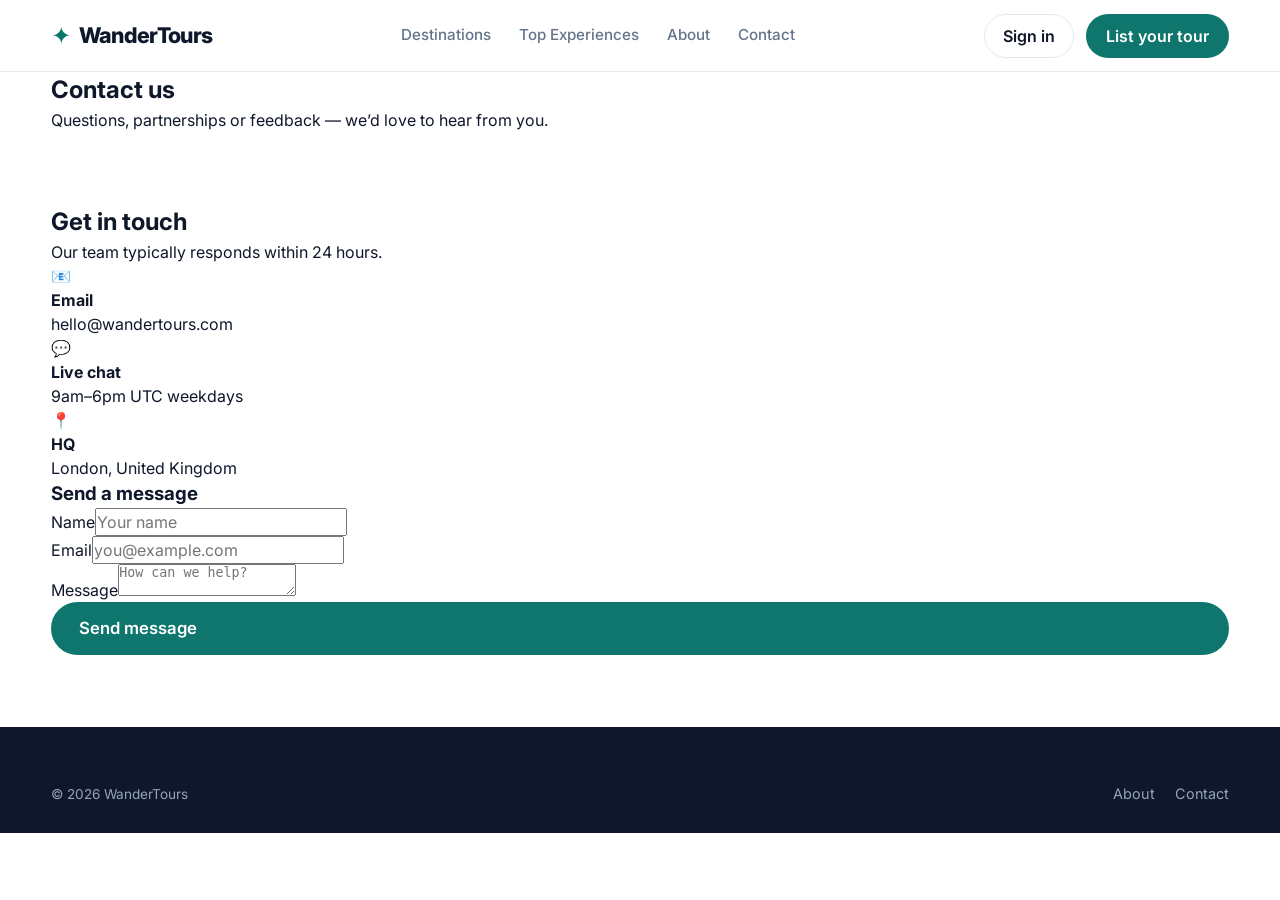
<file: contact.html>
<!DOCTYPE html>
<html lang="en">
<head>
  <meta charset="UTF-8" />
  <meta name="viewport" content="width=device-width, initial-scale=1.0" />
  <title>Contact Us – WanderTours</title>
  <link href="https://fonts.googleapis.com/css2?family=Inter:wght@400;500;600;700;800&display=swap" rel="stylesheet" />
  <link rel="stylesheet" href="css/styles.css" />
</head>
<body>
  <header class="header">
    <div class="container header-inner">
      <a href="index.html" class="logo"><span class="logo-icon">✦</span><span class="logo-text">WanderTours</span></a>
      <nav class="nav" id="nav">
        <a href="index.html#destinations">Destinations</a>
        <a href="index.html#featured">Top Experiences</a>
        <a href="about.html">About</a>
        <a href="contact.html">Contact</a>
      </nav>
      <div class="header-actions">
        <a href="#" class="btn-outline">Sign in</a>
        <a href="#" class="btn-primary">List your tour</a>
        <button class="mobile-menu-btn" id="mobile-menu-btn"><span></span><span></span><span></span></button>
      </div>
    </div>
  </header>
  <section class="page-hero">
    <div class="container">
      <h1>Contact us</h1>
      <p>Questions, partnerships or feedback — we’d love to hear from you.</p>
    </div>
  </section>
  <section class="section">
    <div class="container">
      <div class="contact-grid">
        <div class="contact-info">
          <h2>Get in touch</h2>
          <p>Our team typically responds within 24 hours.</p>
          <div class="contact-item"><div class="icon">📧</div><div><h4>Email</h4><p>hello@wandertours.com</p></div></div>
          <div class="contact-item"><div class="icon">💬</div><div><h4>Live chat</h4><p>9am–6pm UTC weekdays</p></div></div>
          <div class="contact-item"><div class="icon">📍</div><div><h4>HQ</h4><p>London, United Kingdom</p></div></div>
        </div>
        <div class="contact-form">
          <h3>Send a message</h3>
          <form id="contact-form">
            <div class="form-group"><label>Name</label><input type="text" required placeholder="Your name" /></div>
            <div class="form-group"><label>Email</label><input type="email" required placeholder="you@example.com" /></div>
            <div class="form-group"><label>Message</label><textarea required placeholder="How can we help?"></textarea></div>
            <button type="submit" class="btn-primary btn-lg" style="width:100%">Send message</button>
          </form>
        </div>
      </div>
    </div>
  </section>
  <footer class="footer">
    <div class="container">
      <div class="footer-bottom" style="border:none;padding-top:0">
        <p>© 2026 WanderTours</p>
        <div class="footer-links"><a href="about.html">About</a><a href="contact.html">Contact</a></div>
      </div>
    </div>
  </footer>
  <script>
    document.getElementById('mobile-menu-btn')?.addEventListener('click', () => {
      const nav = document.getElementById('nav');
      nav.style.display = nav.style.display === 'flex' ? 'none' : 'flex';
      nav.style.flexDirection = 'column'; nav.style.position = 'absolute'; nav.style.top = '76px';
      nav.style.left = '0'; nav.style.right = '0'; nav.style.background = 'white'; nav.style.padding = '20px'; nav.style.zIndex = '99';
    });
    document.getElementById('contact-form')?.addEventListener('submit', e => {
      e.preventDefault();
      alert('Thank you! We’ll reply within 24 hours.');
      e.target.reset();
    });
  </script>
</body>
</html>
</file>
<file: css/styles.css>
/* ========== RESET & BASE ========== */
*, *::before, *::after { box-sizing: border-box; margin: 0; padding: 0; }
:root {
  --primary: #0f766e;
  --primary-dark: #0d9488;
  --primary-light: #ccfbf1;
  --accent: #f97316;
  --text: #0f172a;
  --text-muted: #64748b;
  --bg: #ffffff;
  --bg-alt: #f8fafc;
  --border: #e2e8f0;
  --radius: 12px;
  --shadow: 0 4px 20px rgba(15, 23, 42, 0.08);
  --shadow-lg: 0 12px 40px rgba(15, 23, 42, 0.12);
  --header-h: 72px;
}
html { scroll-behavior: smooth; }
body {
  font-family: 'Inter', system-ui, -apple-system, sans-serif;
  color: var(--text);
  background: var(--bg);
  line-height: 1.5;
  -webkit-font-smoothing: antialiased;
}
img { max-width: 100%; display: block; }
a { color: inherit; text-decoration: none; }
button, input, select { font: inherit; }
.container { width: min(1200px, 92%); margin-inline: auto; }

/* ========== BUTTONS ========== */
.btn-primary {
  display: inline-flex; align-items: center; gap: 8px;
  background: var(--primary); color: white;
  padding: 10px 20px; border-radius: 999px;
  font-weight: 600; border: none; cursor: pointer;
  transition: background 0.2s, transform 0.15s;
}
.btn-primary:hover { background: var(--primary-dark); }
.btn-outline {
  display: inline-flex; align-items: center; gap: 8px;
  background: transparent; color: var(--text);
  padding: 9px 18px; border-radius: 999px;
  font-weight: 600; border: 1.5px solid var(--border);
  cursor: pointer; transition: all 0.2s;
}
.btn-outline:hover { border-color: var(--primary); color: var(--primary); }
.btn-ghost {
  background: none; border: none; cursor: pointer;
  color: var(--text); padding: 8px; border-radius: 8px;
}
.btn-ghost:hover { background: var(--bg-alt); }
.btn-lg { padding: 14px 28px; font-size: 1.05rem; }
.btn-search {
  display: flex; align-items: center; justify-content: center; gap: 8px;
  background: var(--primary); color: white;
  padding: 14px 28px; border: none; border-radius: 999px;
  font-weight: 700; cursor: pointer; white-space: nowrap;
  transition: background 0.2s;
}
.btn-search:hover { background: var(--primary-dark); }

/* ========== HEADER ========== */
.header {
  position: sticky; top: 0; z-index: 100;
  background: rgba(255,255,255,0.92);
  backdrop-filter: blur(12px);
  border-bottom: 1px solid var(--border);
  height: var(--header-h);
}
.header-inner {
  display: flex; align-items: center; justify-content: space-between;
  height: 100%;
}
.logo {
  display: flex; align-items: center; gap: 8px;
  font-weight: 800; font-size: 1.35rem; letter-spacing: -0.03em;
}
.logo-icon { color: var(--primary); font-size: 1.5rem; }
.nav { display: flex; gap: 28px; }
.nav a {
  font-weight: 500; font-size: 0.95rem; color: var(--text-muted);
  transition: color 0.2s;
}
.nav a:hover { color: var(--primary); }
.header-actions { display: flex; align-items: center; gap: 12px; }
.mobile-menu-btn {
  display: none; flex-direction: column; gap: 5px;
  background: none; border: none; cursor: pointer; padding: 6px;
}
.mobile-menu-btn span {
  display: block; width: 22px; height: 2px; background: var(--text);
  border-radius: 2px;
}

/* ========== HERO ========== */
.hero {
  position: relative;
  min-height: 580px;
  display: flex; align-items: center;
  padding: 60px 0 80px;
  overflow: hidden;
}
.hero-bg {
  position: absolute; inset: 0;
  background:
    linear-gradient(135deg, rgba(15, 118, 110, 0.85) 0%, rgba(13, 148, 136, 0.7) 50%, rgba(15, 23, 42, 0.6) 100%),
    url('https://images.unsplash.com/photo-1488646953015-11bdad4d6754?auto=format&fit=crop&w=1600&q=80') center/cover;
  z-index: 0;
}
.hero-content {
  position: relative; z-index: 1;
  color: white; max-width: 720px;
}
.hero h1 {
  font-size: clamp(2.2rem, 5vw, 3.4rem);
  font-weight: 800; line-height: 1.15;
  letter-spacing: -0.03em; margin-bottom: 16px;
}
.hero-subtitle {
  font-size: 1.15rem; opacity: 0.92; margin-bottom: 32px;
  max-width: 520px;
}
.search-card {
  display: flex; flex-wrap: wrap; gap: 12px;
  background: white; border-radius: 16px;
  padding: 12px; box-shadow: var(--shadow-lg);
  margin-bottom: 36px;
}
.search-field {
  flex: 1 1 160px; position: relative;
  padding: 8px 14px;
}
.search-field label {
  display: block; font-size: 0.7rem; font-weight: 600;
  text-transform: uppercase; letter-spacing: 0.04em;
  color: var(--text-muted); margin-bottom: 2px;
}
.search-field input,
.search-field select {
  width: 100%; border: none; outline: none;
  font-size: 0.95rem; color: var(--text);
  background: transparent;
}
.suggestions {
  position: absolute; top: 100%; left: 0; right: 0;
  background: white; border-radius: 10px;
  box-shadow: var(--shadow-lg); z-index: 20;
  display: none; max-height: 240px; overflow-y: auto;
}
.suggestions.show { display: block; }
.suggestion-item {
  padding: 10px 14px; cursor: pointer; font-size: 0.9rem;
  color: var(--text);
}
.suggestion-item:hover { background: var(--primary-light); color: var(--primary); }
.hero-stats {
  display: flex; gap: 32px; flex-wrap: wrap;
  font-size: 0.95rem; opacity: 0.95;
}
.hero-stats strong { font-weight: 700; margin-right: 4px; }

/* ========== SECTIONS ========== */
.section { padding: 72px 0; }
.section-alt { background: var(--bg-alt); }
.section-header {
  display: flex; align-items: flex-end; justify-content: space-between;
  margin-bottom: 36px; gap: 16px; flex-wrap: wrap;
}
.section-header.center { flex-direction: column; align-items: center; text-align: center; }
.section-header h2 {
  font-size: clamp(1.6rem, 3vw, 2rem);
  font-weight: 800; letter-spacing: -0.02em;
}
.section-sub { color: var(--text-muted); max-width: 480px; margin-top: 8px; }
.see-all { font-weight: 600; color: var(--primary); font-size: 0.95rem; }
.see-all:hover { text-decoration: underline; }

/* ========== DESTINATIONS ========== */
.destinations-grid {
  display: grid;
  grid-template-columns: repeat(auto-fill, minmax(200px, 1fr));
  gap: 20px;
}
.dest-card {
  position: relative; border-radius: var(--radius);
  overflow: hidden; aspect-ratio: 3/4;
  cursor: pointer; transition: transform 0.25s, box-shadow 0.25s;
}
.dest-card:hover { transform: translateY(-4px); box-shadow: var(--shadow-lg); }
.dest-card img { width: 100%; height: 100%; object-fit: cover; }
.dest-card .overlay {
  position: absolute; inset: 0;
  background: linear-gradient(to top, rgba(0,0,0,0.7) 0%, transparent 55%);
  display: flex; flex-direction: column; justify-content: flex-end;
  padding: 18px;
  color: white;
}
.dest-card h3 { font-size: 1.15rem; font-weight: 700; }
.dest-card span { font-size: 0.85rem; opacity: 0.9; }

/* ========== CATEGORIES ========== */
.categories-scroll {
  display: flex; gap: 14px; overflow-x: auto;
  padding-bottom: 8px; scrollbar-width: thin;
}
.cat-chip {
  flex-shrink: 0;
  display: flex; flex-direction: column; align-items: center; gap: 10px;
  padding: 18px 22px; background: white;
  border: 1.5px solid var(--border); border-radius: 14px;
  cursor: pointer; transition: all 0.2s;
  min-width: 110px;
}
.cat-chip:hover, .cat-chip.active {
  border-color: var(--primary); background: var(--primary-light);
  color: var(--primary);
}
.cat-chip .icon { font-size: 1.6rem; }
.cat-chip span { font-weight: 600; font-size: 0.9rem; }

/* ========== TOURS GRID ========== */
.filters { display: flex; gap: 8px; flex-wrap: wrap; }
.filter-chip {
  padding: 7px 16px; border-radius: 999px;
  border: 1.5px solid var(--border); background: white;
  font-weight: 500; font-size: 0.875rem; cursor: pointer;
  transition: all 0.2s;
}
.filter-chip:hover, .filter-chip.active {
  background: var(--primary); color: white; border-color: var(--primary);
}
.tours-grid {
  display: grid;
  grid-template-columns: repeat(auto-fill, minmax(280px, 1fr));
  gap: 24px;
}
.tour-card {
  background: white; border-radius: var(--radius);
  overflow: hidden; border: 1px solid var(--border);
  transition: transform 0.25s, box-shadow 0.25s;
  cursor: pointer;
}
.tour-card:hover { transform: translateY(-5px); box-shadow: var(--shadow-lg); }
.tour-card .img-wrap {
  position: relative; aspect-ratio: 16/10; overflow: hidden;
}
.tour-card img { width: 100%; height: 100%; object-fit: cover; transition: transform 0.4s; }
.tour-card:hover img { transform: scale(1.05); }
.tour-card .badge {
  position: absolute; top: 12px; left: 12px;
  background: white; color: var(--text);
  font-size: 0.7rem; font-weight: 700;
  padding: 4px 10px; border-radius: 999px;
  text-transform: uppercase; letter-spacing: 0.03em;
}
.tour-card .body { padding: 16px 18px 20px; }
.tour-card .location {
  font-size: 0.8rem; color: var(--text-muted);
  margin-bottom: 6px; display: flex; align-items: center; gap: 4px;
}
.tour-card h3 {
  font-size: 1.05rem; font-weight: 700; line-height: 1.35;
  margin-bottom: 10px;
  display: -webkit-box; -webkit-line-clamp: 2; -webkit-box-orient: vertical;
  overflow: hidden;
}
.tour-card .meta {
  display: flex; align-items: center; gap: 8px;
  font-size: 0.85rem; color: var(--text-muted); margin-bottom: 12px;
}
.tour-card .rating { color: #f59e0b; font-weight: 600; }
.tour-card .price-row {
  display: flex; align-items: baseline; justify-content: space-between;
}
.tour-card .price {
  font-size: 1.15rem; font-weight: 800; color: var(--text);
}
.tour-card .price span { font-size: 0.8rem; font-weight: 500; color: var(--text-muted); }
.tour-card .duration { font-size: 0.8rem; color: var(--text-muted); }
.center-cta { text-align: center; margin-top: 40px; }

/* ========== FEATURES ========== */
.features-grid {
  display: grid;
  grid-template-columns: repeat(auto-fit, minmax(220px, 1fr));
  gap: 24px;
}
.feature-card {
  background: white; border-radius: var(--radius);
  padding: 28px 24px; text-align: center;
  border: 1px solid var(--border);
}
.feature-icon { font-size: 2rem; margin-bottom: 14px; }
.feature-card h3 { font-size: 1.1rem; font-weight: 700; margin-bottom: 8px; }
.feature-card p { font-size: 0.9rem; color: var(--text-muted); line-height: 1.55; }

/* ========== NEWSLETTER ========== */
.newsletter {
  background: linear-gradient(135deg, var(--primary) 0%, #0d9488 100%);
  color: white; padding: 56px 0;
}
.newsletter-inner {
  display: flex; align-items: center; justify-content: space-between;
  gap: 32px; flex-wrap: wrap;
}
.newsletter h2 { font-size: 1.6rem; font-weight: 800; margin-bottom: 6px; }
.newsletter p { opacity: 0.9; }
.newsletter-form {
  display: flex; gap: 10px; flex-wrap: wrap;
}
.newsletter-form input {
  padding: 12px 18px; border-radius: 999px; border: none;
  min-width: 260px; font-size: 0.95rem;
}
.newsletter-form .btn-primary {
  background: white; color: var(--primary);
}
.newsletter-form .btn-primary:hover { background: #f0fdfa; }

/* ========== FOOTER ========== */
.footer {
  background: #0f172a; color: #94a3b8;
  padding: 56px 0 28px;
}
.footer-grid {
  display: grid;
  grid-template-columns: 2fr 1fr 1fr 1fr;
  gap: 40px; margin-bottom: 40px;
}
.footer-brand .logo { color: white; margin-bottom: 12px; }
.footer-brand p { font-size: 0.9rem; max-width: 260px; }
.footer h4 {
  color: white; font-size: 0.9rem; font-weight: 700;
  margin-bottom: 14px; text-transform: uppercase; letter-spacing: 0.04em;
}
.footer ul { list-style: none; }
.footer li { margin-bottom: 8px; }
.footer a { font-size: 0.9rem; transition: color 0.2s; }
.footer a:hover { color: white; }
.footer-bottom {
  display: flex; justify-content: space-between; align-items: center;
  padding-top: 24px; border-top: 1px solid #1e293b;
  font-size: 0.85rem; flex-wrap: wrap; gap: 12px;
}
.footer-links { display: flex; gap: 20px; }

/* ========== MODAL ========== */
.modal {
  position: fixed; inset: 0; z-index: 200;
  display: flex; align-items: center; justify-content: center;
  opacity: 0; visibility: hidden; transition: all 0.25s;
}
.modal.open { opacity: 1; visibility: visible; }
.modal-backdrop {
  position: absolute; inset: 0; background: rgba(15,23,42,0.6);
  backdrop-filter: blur(4px);
}
.modal-content {
  position: relative; background: white;
  border-radius: 16px; max-width: 640px; width: 92%;
  max-height: 90vh; overflow-y: auto;
  box-shadow: var(--shadow-lg);
  transform: translateY(20px); transition: transform 0.25s;
}
.modal.open .modal-content { transform: translateY(0); }
.modal-close {
  position: absolute; top: 12px; right: 16px;
  background: white; border: none; font-size: 1.6rem;
  width: 36px; height: 36px; border-radius: 50%;
  cursor: pointer; z-index: 2; box-shadow: var(--shadow);
}
.modal-body-img {
  width: 100%; aspect-ratio: 16/9; object-fit: cover;
  border-radius: 16px 16px 0 0;
}
.modal-body-content { padding: 24px 28px 32px; }
.modal-body-content h2 { font-size: 1.5rem; font-weight: 800; margin-bottom: 8px; }
.modal-meta { display: flex; gap: 16px; flex-wrap: wrap; margin-bottom: 16px; font-size: 0.9rem; color: var(--text-muted); }
.modal-desc { color: var(--text-muted); line-height: 1.6; margin-bottom: 24px; }
.modal-price-row {
  display: flex; align-items: center; justify-content: space-between;
  gap: 16px; flex-wrap: wrap;
}
.modal-price { font-size: 1.5rem; font-weight: 800; }
.modal-price span { font-size: 0.9rem; font-weight: 500; color: var(--text-muted); }

/* ========== RESPONSIVE ========== */
@media (max-width: 900px) {
  .nav { display: none; }
  .mobile-menu-btn { display: flex; }
  .footer-grid { grid-template-columns: 1fr 1fr; }
}
@media (max-width: 600px) {
  .hero { min-height: auto; padding: 40px 0 56px; }
  .search-card { flex-direction: column; }
  .search-field { flex: 1 1 auto; }
  .btn-search { width: 100%; }
  .header-actions .btn-outline,
  .header-actions .btn-primary { display: none; }
  .footer-grid { grid-template-columns: 1fr; gap: 28px; }
  .newsletter-form input { min-width: 100%; }
}
</file>
